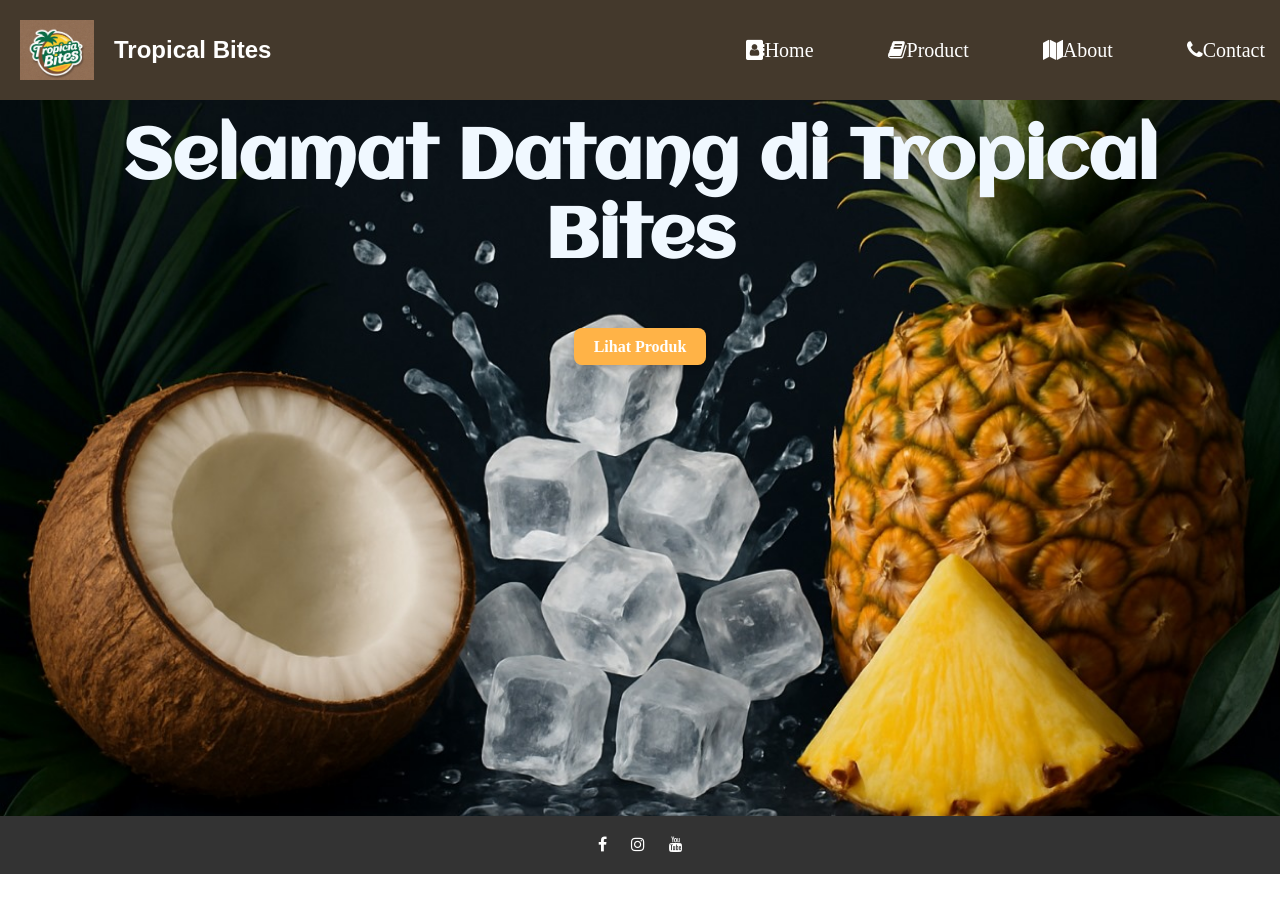
<file: index.html>
<!DOCTYPE html>
<html lang="id">
<head>
    <meta charset="UTF-8">
    <meta name="viewport" content="width=device-width, initial-scale=1.0">
    <title>Nata de Coco</title>
    <link rel="stylesheet" href="styles.css">
    <link rel="stylesheet" href="https://cdnjs.cloudflare.com/ajax/libs/font-awesome/4.7.0/css/font-awesome.min.css">
    <link href='https://fonts.googleapis.com/css?family=Aclonica' rel='stylesheet'>
    <link href='https://fonts.googleapis.com/css?family=Afacad Flux' rel='stylesheet'>
</head>
<style>
 h1{
    color:aliceblue;
    font-family: "Aclonica";
    font-size: 70px;
    margin: 60px 0px;
}
</style>

<body>
    <header>
        <div class="logo">
            <img src="logo.png"> 
            <span class = "brand-text">Tropical Bites</span>
        </div>
        <nav>
            <ul>
                <li><a href="index.html"><i class="fa fa-address-book"></i>Home</a></li>
                <li><a href="product.html"><i class="fa fa-book"></i>Product</a></li>
                <li><a href="about.html"><i class="fa fa-map"></i>About</a></li>
                <li><a href="contact.html"><i class="fa fa-phone"></i>Contact</a></li>
            </ul>
        </nav>

    </header>
    
    <section class="home">
        <div>
            <h1>Selamat Datang di Tropical Bites</h1>
            <a href="product.html" class="tropical-button">Lihat Produk</a>
        </div>
    </section>
    <footer>
        <div>
            <a href="https://www.facebook.com/confirmemail.php?next=https%3A%2F%2Fwww.facebook.com%2F%3Fsk%3Dwelcome%26lsrc%3Dlb#" target="_blank"><i class="fa fa-facebook"></i></a>
            <a href="https://www.instagram.com/dehan.son/?hl=en" target="_blank"><i class="fa fa-instagram"></i></a>
            <a href="https://www.youtube.com/@YohanesDehanson" target="_blank"><i class="fa fa-youtube"></i></a>
        </div>
    </footer>
</body>
</html>
</file>
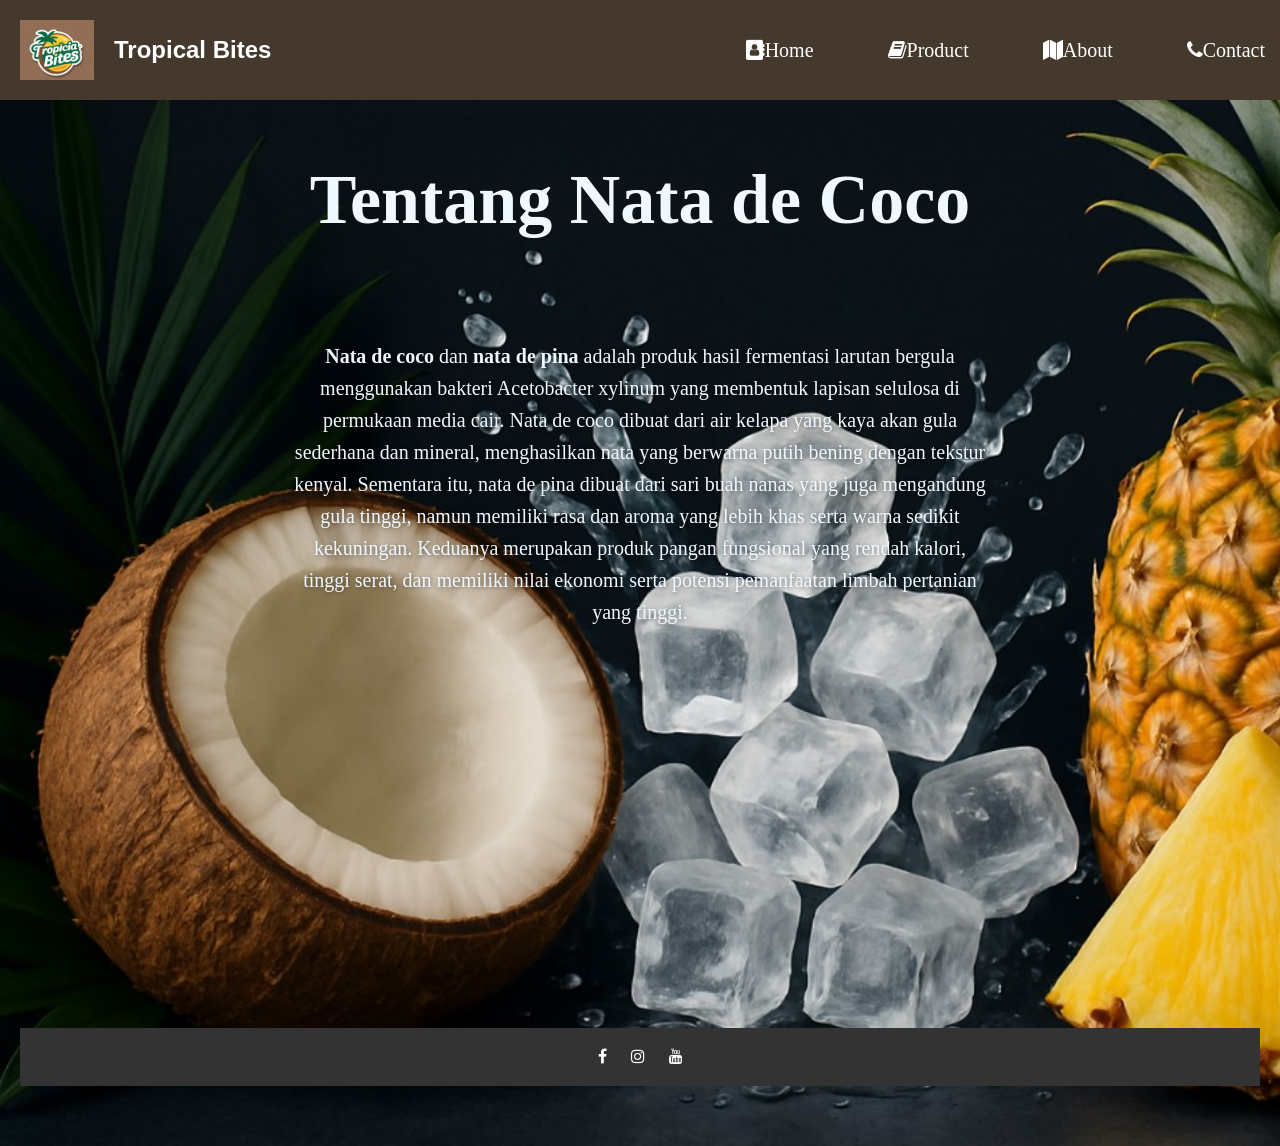
<file: about.html>
<!DOCTYPE html>
<html lang="id">
<head>
    <meta charset="UTF-8">
    <meta name="viewport" content="width=device-width, initial-scale=1.0">
    <title>About Nata de Coco</title>
    <link rel="stylesheet" href="styles.css">
    <link rel="stylesheet" href="https://cdnjs.cloudflare.com/ajax/libs/font-awesome/4.7.0/css/font-awesome.min.css">
</head>
<style>
    h2{
       color:aliceblue;
       font-family: "Aclonica";
       font-size: 70px;
       margin: 100px 0px;
   }
   p {
       color:aliceblue;
       font-family: "Afacad Flux";
       font-size: 800 px;
       text-align: center;
       max-width: 900px;
       margin: 0 auto;
    }
   </style>
<body>

    <header>
        <div class="logo">
            <img src="logo.png" alt="Logo Tropica Bites">
            <span class = "brand-text">Tropical Bites</span>
        </div>
        <nav>
            <ul>
                <li><a href="index.html"><i class="fa fa-address-book"></i>Home</a></li>
                <li><a href="product.html"><i class="fa fa-book"></i>Product</a></li>
                <li><a href="about.html"><i class="fa fa-map"></i>About</a></li>
                <li><a href="contact.html"><i class="fa fa-phone"></i>Contact</a></li>
            </ul>
        </nav>
    </header>
    <section class="About">

            <h2>Tentang Nata de Coco</h2>
            <p>
             <strong> Nata de coco</strong>  dan <strong>nata de pina</strong> adalah produk hasil fermentasi larutan bergula menggunakan bakteri Acetobacter xylinum yang membentuk lapisan selulosa di permukaan media cair. Nata de coco dibuat dari air kelapa yang kaya akan gula sederhana dan mineral, menghasilkan nata yang berwarna putih bening dengan tekstur kenyal. Sementara itu, nata de pina dibuat dari sari buah nanas yang juga mengandung gula tinggi, namun memiliki rasa dan aroma yang lebih khas serta warna sedikit kekuningan. Keduanya merupakan produk pangan fungsional yang rendah kalori, tinggi serat, dan memiliki nilai ekonomi serta potensi pemanfaatan limbah pertanian yang tinggi.
            </p>
    <footer>
        <div>
            <a href="https://www.facebook.com/confirmemail.php?next=https%3A%2F%2Fwww.facebook.com%2F%3Fsk%3Dwelcome%26lsrc%3Dlb#" target="_blank"><i class="fa fa-facebook"></i></a>
            <a href="https://www.instagram.com/dehan.son/?hl=en" target="_blank"><i class="fa fa-instagram"></i></a>
            <a href="https://www.youtube.com/@YohanesDehanson" target="_blank"><i class="fa fa-youtube"></i></a>
        </div>
    </footer>
</body>
</html>
</file>
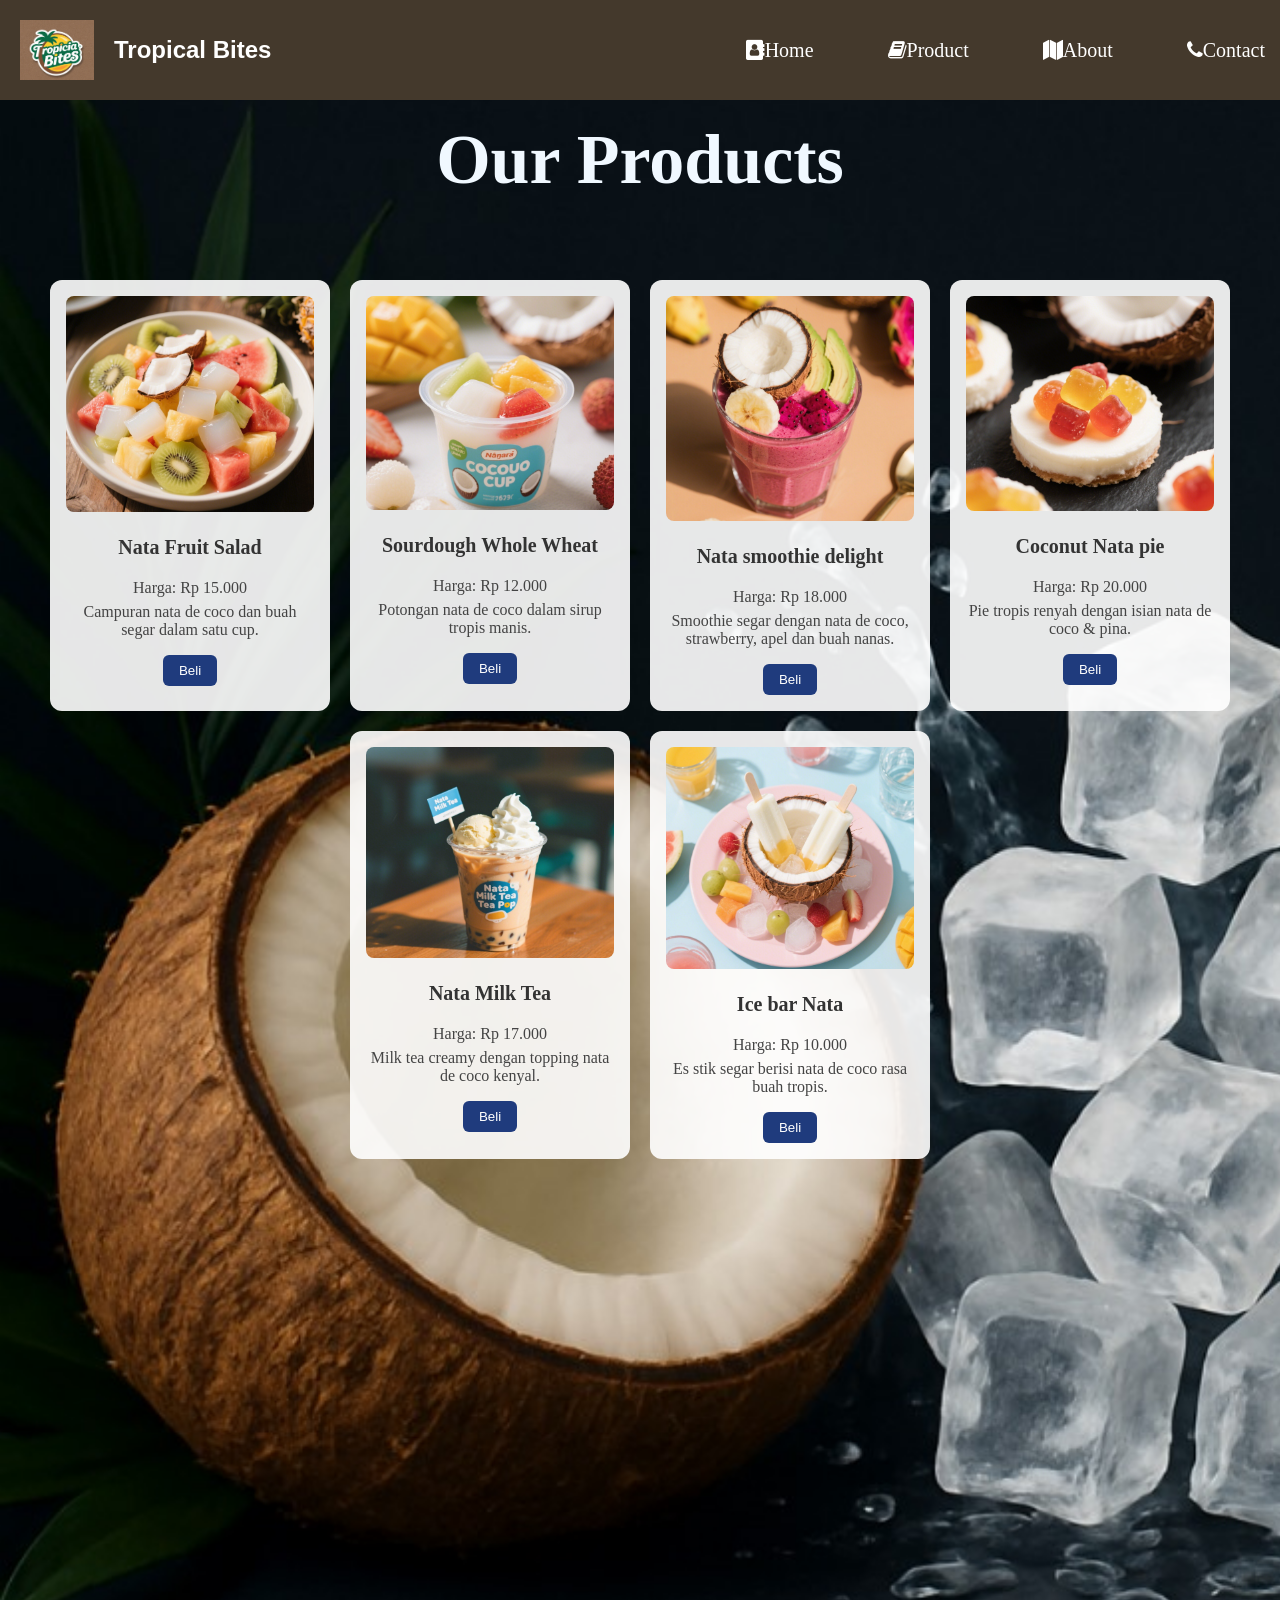
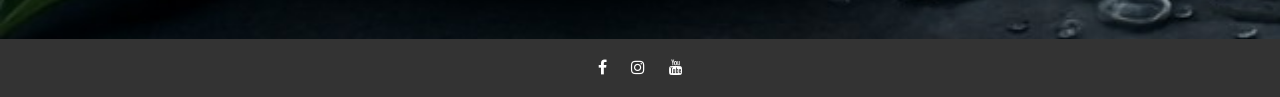
<file: product.html>
<!DOCTYPE html>
<html lang="id">
<head>
    <meta charset="UTF-8">
    <meta name="viewport" content="width=device-width, initial-scale=1.0">
    <title>Produk Nata de Coco</title>
    <link rel="stylesheet" href="styles.css">
    <link rel="stylesheet" href="https://cdnjs.cloudflare.com/ajax/libs/font-awesome/4.7.0/css/font-awesome.min.css">
    
</head>
<style>
    h2{
       color:aliceblue;
       font-family: "Aclonica";
       font-size: 70px;
       margin: 60px 0px;
   }
</style>
<body>
    <header>
        <div class="logo">
            <img src="logo.png" alt="Logo Tropica Bites">
            <span class = "brand-text">Tropical Bites</span>
        </div>
        <nav>
            <ul>
                <li><a href="index.html"><i class="fa fa-address-book"></i>Home</a></li>
                <li><a href="product.html"><i class="fa fa-book"></i>Product</a></li>
                <li><a href="about.html"><i class="fa fa-map"></i>About</a></li>
                <li><a href="contact.html"><i class="fa fa-phone"></i>Contact</a></li>
            </ul>
        </nav>
    </header>
    <section id="product" class="product">
        <h2>Our Products</h2>
        <div class="product-container">
            <div class="product-card">
                <img src="Fruit Salad.png" alt="Sourdough Classic Loaf">
                <h3>Nata Fruit Salad</h3>
                <p>Harga: Rp 15.000</p>
                <p>Campuran nata de coco dan buah segar dalam satu cup.</p>
                <button>Beli</button>
            </div>
            <div class="product-card">
                <img src="Fruitcup.png" alt="Sourdough Whole Wheat">
                <h3>Sourdough Whole Wheat</h3>
                <p>Harga: Rp 12.000</p>
                <p>Potongan nata de coco dalam sirup tropis manis.</p>
                <button>Beli</button>
            </div>
            <div class="product-card">
                <img src="Nata smoothie delight.png" alt="Sourdough Raisin Cinnamon">
                <h3>Nata smoothie delight</h3>
                <p>Harga: Rp 18.000</p>
                <p>Smoothie segar dengan nata de coco, strawberry, apel dan buah nanas.</p>
                <button>Beli</button>
            </div>
            <div class="product-card">
                <img src="Nata pie.png" alt="Mini Sourdough Roll">
                <h3>Coconut Nata pie</h3>
                <p>Harga: Rp 20.000</p>
                <p> Pie tropis renyah dengan isian nata de coco & pina.</p>
                <button>Beli</button>
            </div>
            <div class="product-card">
                <img src="Nata mil tea.png" alt="Sourdough Focaccia">
                <h3>Nata Milk Tea</h3>
                <p>Harga: Rp 17.000</p>
                <p> Milk tea creamy dengan topping nata de coco kenyal.</p>
                <button>Beli</button>
            </div>
            <div class="product-card">
                <img src="Icebar nata.png" alt="Sourdough Garlic Cheese">
                <h3>Ice bar Nata</h3>
                <p>Harga: Rp 10.000</p>
                <p> Es stik segar berisi nata de coco rasa buah tropis.</p>
                <button>Beli</button>
            </div>
        </div>
    </section>
    <footer>
        <div>
            <a href="https://www.facebook.com/confirmemail.php?next=https%3A%2F%2Fwww.facebook.com%2F%3Fsk%3Dwelcome%26lsrc%3Dlb#" target="_blank"><i class="fa fa-facebook"></i></a>
            <a href="https://www.instagram.com/dehan.son/?hl=en" target="_blank"><i class="fa fa-instagram"></i></a>
            <a href="https://www.youtube.com/@YohanesDehanson" target="_blank"><i class="fa fa-youtube"></i></a>
        </div>
    </footer>
</body>
</html>
</file>
<file: styles.css>
body {
  margin: 0;
  background-image:url("bagron.jpeg");
  background-repeat: no-repeat;
  background-size: cover;
}
.logo img {
    max-height: 60px; 
    margin-left: auto; 
}
header {
  display: flex;
  justify-content: space-between;
  align-items: center;
  background-color: #44392c; 
  padding: 10px 20px;
  transition-duration: 5s;
  position:fixed;
  width: 100%;
  height: 80px;
}
.nav a {
  margin: 0 15px;
  text-decoration: none;
  color: white; 
  font-weight: bold;
}
.About h1 {
  font-size: 30px;
  margin-bottom: 20px;
  text-shadow: 2px 2px 6px rgba(0, 0, 0, 0.5);
}
.About p {
  font-size: 20px;
  max-width: 700px;
  line-height: 1.6;
  text-shadow: 1px 1px 4px rgba(0, 0, 0, 0.4);
}
nav ul li {
    display: inline;
    margin: 0 15px;
}

nav ul li a {
    color: white;
    text-decoration: none;
    padding: 20px 20px;
    transition: background-color 0.5s;
    font-size: 20px;
}

nav ul li a:hover {
    background-color: rgb(114, 57, 24);
    border-radius: 10px;
}
section{
    padding: 60px 20px;
    text-align: center;
    min-height: 20vh;
}
.tropical-button {
    background-color: #ffb347; 
    color: white;
    padding: 10px 20px;
    text-decoration: none;
    border-radius: 8px;
    font-weight: bold;
    transition: background-color 0.3s ease, transform 0.2s ease;
    box-shadow: 0 4px 6px rgba(0, 0, 0, 0.2);
  }
 
   
  .tropical-button:hover {
    background-color: #ff9800;
    transform: scale(1.05);
  }


footer {
    background-color: #333;
    color: white;
    text-align: center;
    padding: 20px 0;
    margin-top: 400px;
}

footer a {
    color: white;
    margin: 0 10px;
    text-decoration: none;
}
.product-container {
    display: flex;
    flex-wrap: wrap;
    justify-content: center;
    gap: 20px;
    padding: 20px;
  }
  
  .product-card {
    width: 280px;
    background-color: rgba(255, 255, 255, 0.9);
    border-radius: 12px;
    padding: 16px;
    text-align: center;
    box-sizing: border-box;
    transition: transform 0.5s ease, box-shadow 0.5s ease;
    border: 5px;
  }
  
  .product-card img {
    max-width: 100%;
    height: auto;
    border-radius: 8px;
    margin-bottom: 10px;
  }
  
  .product-card h3 {
    margin-top: 10px;
    font-size: 20px;
    color: #333;
  }
  
  .product-card p {
    margin: 6px 0;
    color: #444;
  }
  
  .product-card button {
    margin-top: 10px;
    padding: 8px 16px;
    background-color: #1f3b7d;
    color: white;
    border: none;
    border-radius: 6px;
  }
  
  .product-card button:hover {
    background-color: #3458a4;
  }
  .product-card:hover{
  transform: scale(1.05);
  box-shadow: 0 10px 18px rgba(0, 0, 0, 0.2);
  border: 2px solid #2c2f8c;
  transform: scale(1.05);
}
.contact-section {
    display: flex;
    justify-content: center;
    align-items: center;
    height: 800px;
    background-image: url('img/background.jpg'); 
    background-size: cover;
    background-position: center;
    color: white;
    text-align: center;
    padding: 20px;
  }
  
  .contact-box {
    background-color: rgba(0, 0, 0, 0.5); 
    padding: 30px 40px;
    border-radius: 12px;
    box-shadow: 0 4px 12px rgba(0,0,0,0.4);
    max-width: 600px;
  }
  
  .contact-box h2 {
    font-size: 36px;
    margin-bottom: 20px;
  }
  
  .contact-box p {
    font-size: 20px;
    margin: 10px 0;
  }
  
  .contact-box a {
    color: #ffd700;
    text-decoration: none;
  }
  
  .contact-box a:hover {
    text-decoration: underline;
  }
  
.brand-text{
 font-size: 24px;
        color: white;
        font-family: 'Verdana', sans-serif;
        font-weight: bold;
        justify-content: top;
  padding: 0px 10px;   
}
.logo{
  display: flex;
  align-items: center;    
  justify-content: center; 
  gap: 10px;
  height: 100px;    
}
</file>
